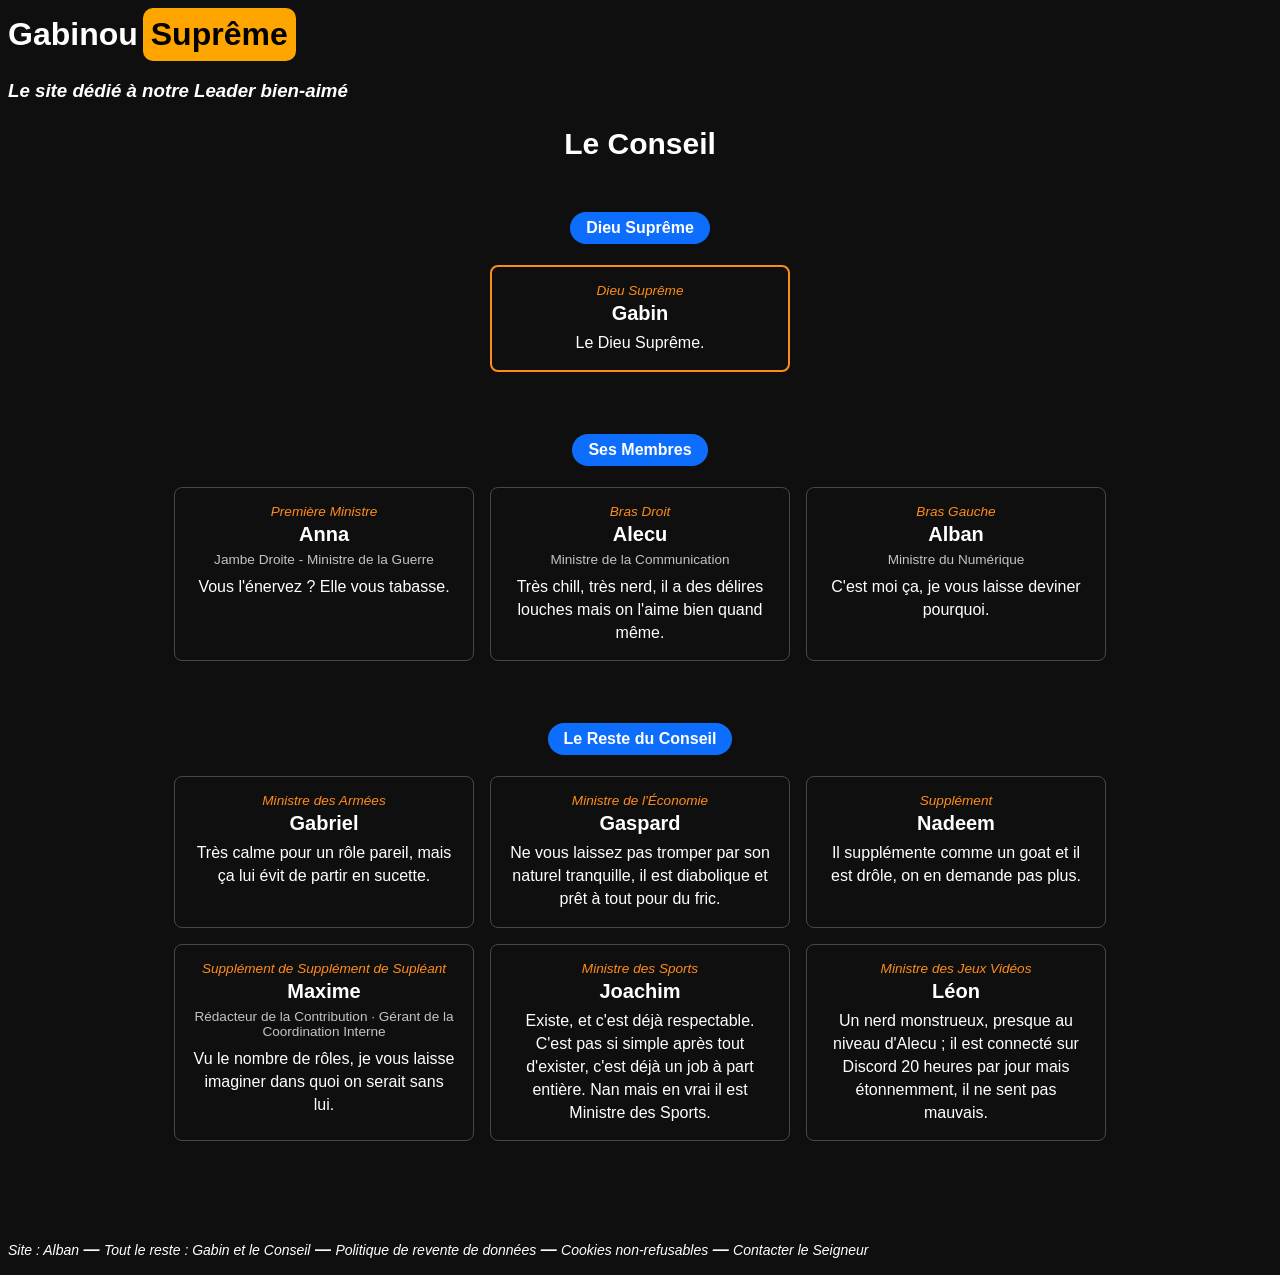
<file: council.html>
<!DOCTYPE html>
<html>
    <head>
        <meta name="robots" content="noindex, nofollow">
        <title>Gabin - Le Conseil</title>
        <link rel="stylesheet" href="general.css">
        <link rel="stylesheet" href="council.css">
    </head>
    <body>
        <a href="index.html" class="unherit_a">
            <div id="home_link">
                <h1><span id="white">Gabinou</span> <span id="orange">Suprême</span></h1>
                <h3><i>Le site dédié à notre Leader bien-aimé</i></h3>
            </div>
        </a>

        <h2>Le Conseil</h2>

        <div id="council">

            <!-- Gabin -->
            <section class="rank">
                <h4 class="pill-badge">Dieu Suprême</h4>
                <div class="cards">
                    <a href="test.com" class="card card_leader">
                        <article>
                            <p class="role">Dieu Suprême</p>
                            <h5>Gabin</h5>
                            <p class="desc">Le Dieu Suprême.</p>
                        </article>
                    </a>
                </div>
            </section>

            <!-- Membres -->
            <section class="rank">
                <h4 class="pill-badge">Ses Membres</h4>
                <div class="cards">
                    <article class="card">
                        <p class="role">Première Ministre</p>
                        <h5>Anna</h5>
                        <p class="tags">Jambe Droite - Ministre de la Guerre</p>
                        <p class="desc">Vous l'énervez ? Elle vous tabasse.</p>
                    </article>

                    <article class="card">
                        <p class="role">Bras Droit</p>
                        <h5>Alecu</h5>
                        <p class="tags">Ministre de la Communication</p>
                        <p class="desc">Très chill, très nerd, il a des délires louches mais on l'aime bien quand même.</p>
                    </article>

                    <article class="card">
                        <p class="role">Bras Gauche</p>
                        <h5>Alban</h5>
                        <p class="tags">Ministre du Numérique</p>
                        <p class="desc">C'est moi ça, je vous laisse deviner pourquoi.</p>
                    </article>
                </div>
            </section>

            <!-- Reste -->
            <section class="rank">
                <h4 class="pill-badge">Le Reste du Conseil</h4>
                <div class="cards">
                    <article class="card">
                        <p class="role">Ministre des Armées</p>
                        <h5>Gabriel</h5>
                        <p class="desc">Très calme pour un rôle pareil, mais ça lui évit de partir en sucette.</p>
                    </article>

                    <article class="card">
                        <p class="role">Ministre de l'Économie</p>
                        <h5>Gaspard</h5>
                        <p class="desc">Ne vous laissez pas tromper par son naturel tranquille, il est diabolique et prêt à tout pour du fric.</p>
                    </article>

                    <article class="card">
                        <p class="role">Supplément</p>
                        <h5>Nadeem</h5>
                        <p class="desc">Il supplémente comme un goat et il est drôle, on en demande pas plus.</p>
                    </article>

                    <article class="card">
                        <p class="role">Supplément de Supplément de Supléant</p>
                        <h5>Maxime</h5>
                        <p class="tags">Rédacteur de la Contribution · Gérant de la Coordination Interne</p>
                        <p class="desc">Vu le nombre de rôles, je vous laisse imaginer dans quoi on serait sans lui.</p>
                    </article>

                    <article class="card">
                        <p class="role">Ministre des Sports</p>
                        <h5>Joachim</h5>
                        <p class="desc">Existe, et c'est déjà respectable. C'est pas si simple après tout d'exister, c'est déjà un job à part entière. Nan mais en vrai il est Ministre des Sports.</p>
                    </article>

                    <article class="card">
                        <p class="role">Ministre des Jeux Vidéos</p>
                        <h5>Léon</h5>
                        <p class="desc">Un nerd monstrueux, presque au niveau d'Alecu ; il est connecté sur Discord 20 heures par jour mais étonnemment, il ne sent pas mauvais.</p>
                    </article>
                </div>
            </section>

        </div>

        <footer>
            <div id="notes">
                <p><i><span>Site : Alban</span> — <span>Tout le reste : Gabin et le Conseil</span> — <span>Politique de revente de données</span> — <span>Cookies non-refusables</span> — <span>Contacter le Seigneur</span></i></p>
            </div>
        </footer>

        <script src="general.js"></script>
    </body>
</html>
</file>
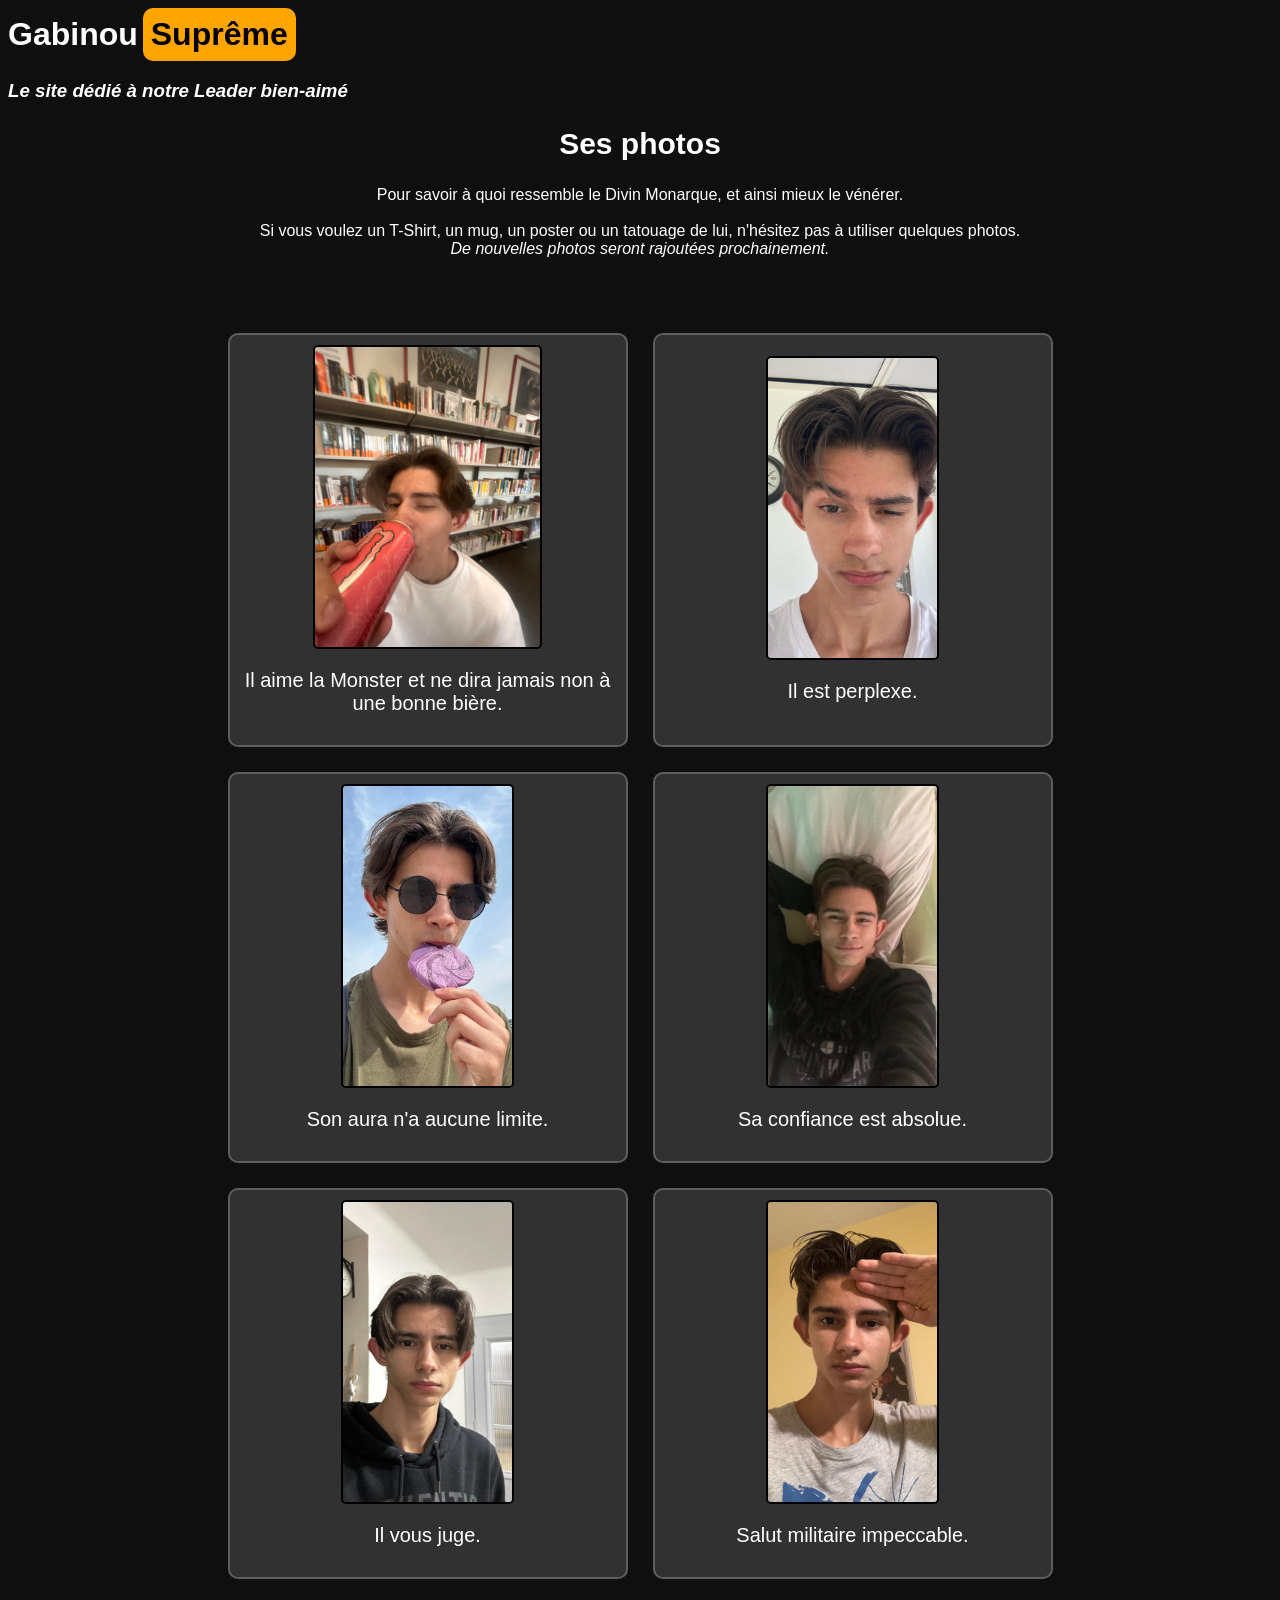
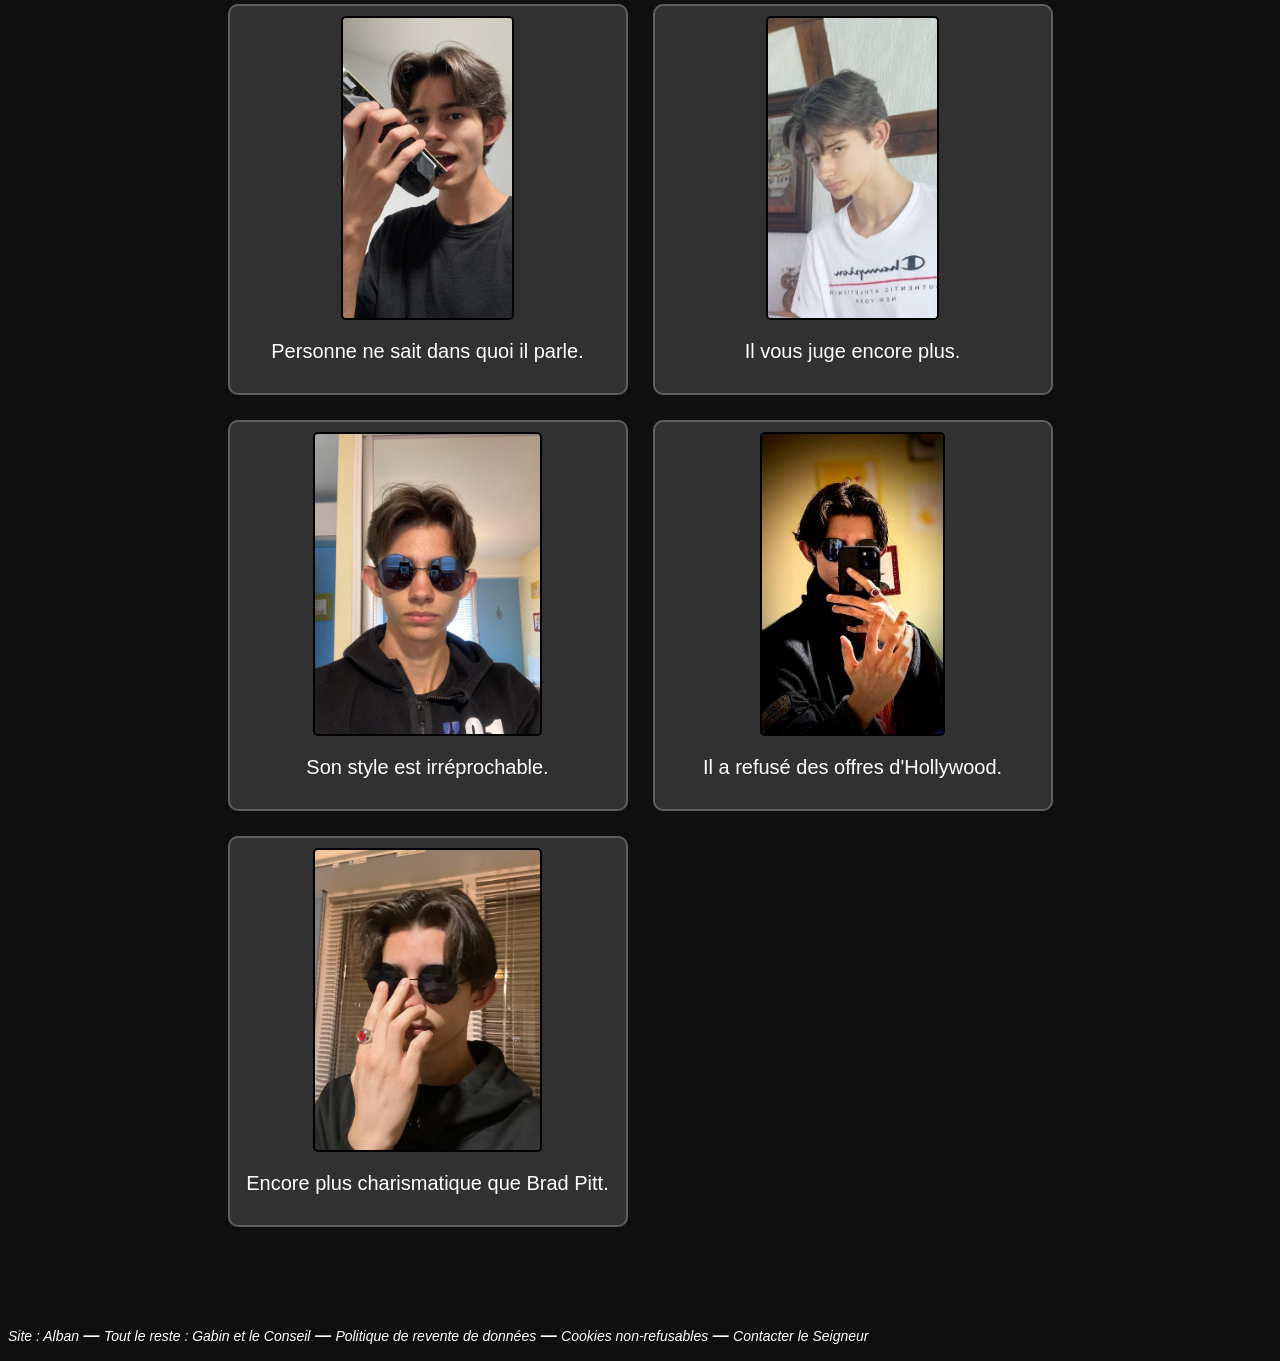
<file: pictures.html>
<!DOCTYPE html>
<html>
    <head>
        <title>Gabin - Ses Photos</title>
        <link rel="stylesheet" href="general.css">
        <link rel="stylesheet" href="pictures.css">
    </head>
    <body>
        <a href="index.html" class="unherit_a">
            <div id="home_link">
                <h1><span id="white">Gabinou</span> <span id="orange">Suprême</span></h1>
                <h3><i>Le site dédié à notre Leader bien-aimé</i></h3>
            </div>
        </a>

        <h2>Ses photos</h2>
        <p style="text-align: center;">Pour savoir à quoi ressemble le Divin Monarque, et ainsi mieux le vénérer.<br><br> Si vous voulez un T-Shirt, un mug, un poster ou un tatouage de lui, n'hésitez pas à utiliser quelques photos.<br><i> De nouvelles photos seront rajoutées prochainement.</i></p>

        <div id="grid">
            <div class="item">
                <img src="Photo1.jpeg">
                <p>Il aime la Monster et ne dira jamais non à une bonne bière.</p>
            </div>
            <div class="item">
                <img src="Photo2.jpeg">
                <p>Il est perplexe.</p>
            </div>
            <div class="item">
                <img src="Photo3.jpeg">
                <p>Son aura n'a aucune limite.</p>
            </div>
            <div class="item">
                <img src="Photo4.jpeg">
                <p>Sa confiance est absolue.</p>
            </div>
            <div class="item">
                <img src="Photo5.jpeg">
                <p>Il vous juge.</p>
            </div>
            <div class="item">
                <img src="Photo6.jpeg">
                <p>Salut militaire impeccable.</p>
            </div>
            <div class="item">
                <img src="Photo7.jpeg">
                <p>Personne ne sait dans quoi il parle.</p>
            </div>
            <div class="item">
                <img src="Photo8.jpeg">
                <p>Il vous juge encore plus.</p>
            </div>
            <div class="item">
                <img src="Photo9.jpeg">
                <p>Son style est irréprochable.</p>
            </div>
            <div class="item">
                <img src="Photo10.jpeg">
                <p>Il a refusé des offres d'Hollywood.</p>
            </div>
            <div class="item">
                <img src="Photo11.jpeg">
                <p>Encore plus charismatique que Brad Pitt.</p>
            </div>
        </div>

        <footer>
            <div id="notes">
                <p><i><span>Site : Alban</span> — <span>Tout le reste : Gabin et le Conseil</span> — <span>Politique de revente de données</span> — <span>Cookies non-refusables</span> — <span>Contacter le Seigneur</span></i></p>
            </div>
        </footer>


        <script src="general.js"></script>
    </body>
</html>
</file>
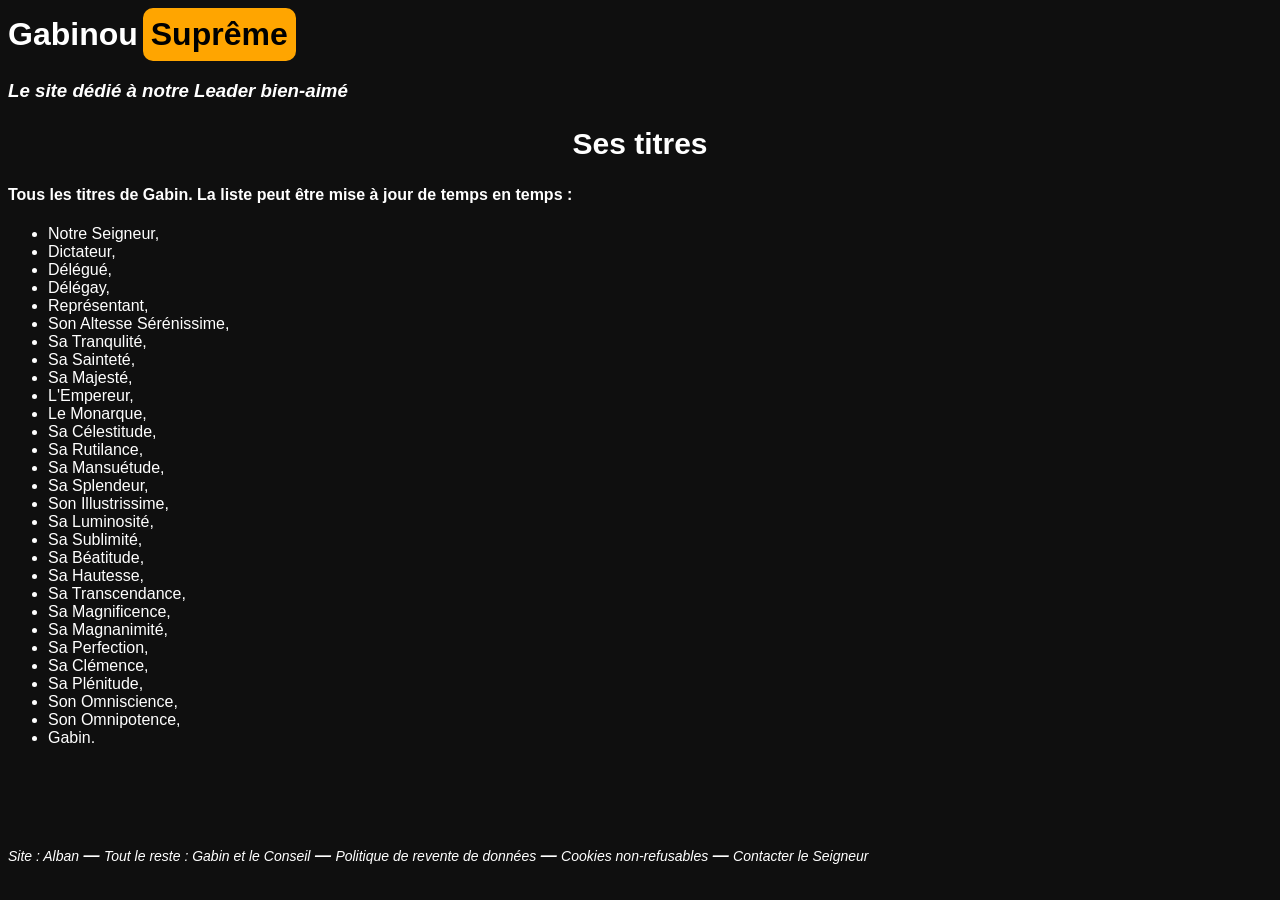
<file: titles.html>
<!DOCTYPE html>
<html>
    <head>
        <meta name="robots" content="noindex, nofollow">
        <title>Gabin - Ses Titres</title>
        <link rel="stylesheet" href="general.css">
    </head>
    <body>
        <style>
            li {
                transition: 0.15s;
            }
            li:hover {
                transform: scale(1.005);
            }
        </style>

        <a href="index.html" class="unherit_a">
            <div id="home_link">
                <h1><span id="white">Gabinou</span> <span id="orange">Suprême</span></h1>
                <h3><i>Le site dédié à notre Leader bien-aimé</i></h3>
            </div>
        </a>

        <h2>Ses titres</h2>

        <h4>Tous les titres de Gabin. La liste peut être mise à jour de temps en temps :</h4>
        <ul>
            <li>Notre Seigneur,</li>
            <li>Dictateur,</li>
            <li>Délégué,</li>
            <li>Délégay,</li>
            <li>Représentant,</li>
            <li>Son Altesse Sérénissime,</li>
            <li>Sa Tranqulité,</li>
            <li>Sa Sainteté,</li>
            <li>Sa Majesté,</li>
            <li>L'Empereur,</li>
            <li>Le Monarque,</li>
            <li>Sa Célestitude,</li>
            <li>Sa Rutilance,</li>
            <li>Sa Mansuétude,</li>
            <li>Sa Splendeur,</li>
            <li>Son Illustrissime,</li>
            <li>Sa Luminosité,</li>
            <li>Sa Sublimité,</li>
            <li>Sa Béatitude,</li>
            <li>Sa Hautesse,</li>
            <li>Sa Transcendance,</li>
            <li>Sa Magnificence,</li>
            <li>Sa Magnanimité,</li>
            <li>Sa Perfection,</li>
            <li>Sa Clémence,</li>
            <li>Sa Plénitude,</li>
            <li>Son Omniscience,</li>
            <li>Son Omnipotence,</li>
            <li>Gabin.</li>
        </ul>

        <footer>
            <div id="notes">
                <p><i><span>Site : Alban</span> — <span>Tout le reste : Gabin et le Conseil</span> — <span>Politique de revente de données</span> — <span>Cookies non-refusables</span> — <span>Contacter le Seigneur</span></i></p>
            </div>
        </footer>

        <script src="general.js"></script>
    </body>
</html>
</file>
<file: general.css>
body {
    background-color: #0f0f0f;
    color: white;
    font-family: Arial, Helvetica, sans-serif;
}


h1 {
    display: flex;
    align-items: center;
    text-align: center;
    margin: 0px;
}
h1 #white {
    color: white;
    margin-right: 5px;
}
#orange {
    color: black;
    background-color: orange;
    padding: 8px;
    border-radius: 10px;

    position: relative;
    overflow: hidden;
    display: inline-block;
}
#orange::after {
    content: "";
    position: absolute;
    top: 0;
    left: -100%;
    width: 50%;
    height: 100%;

    background: linear-gradient(
        90deg,
        transparent,
        rgba(255, 255, 255, 0.6),
        transparent
    );

    transform: skewX(-20deg);
}
#orange.wave::after {
    animation: wave 0.7s ease;
}
@keyframes wave { 
    from {
        left: -100%;
    }
    to {
        left: 150%;
    }
}

h2 {
    text-align: center;
    font-size: 30px;
}

#home_link {
    width: fit-content;
}
.unherit_a {
    color: inherit;
    text-decoration: none;
}

footer span {
    transition: font-size 0.15s;
    font-weight: 100;
    font-size: 14px;
}
footer span:hover {
    font-size: 14.5px;
    text-decoration: underline;
}
#notes {
    margin-top: 100px;
    font-weight: bold;
}
</file>
<file: council.css>
#council {
    max-width: 1000px;
    margin: 30px auto;
    padding: 0 20px;
    text-align: center;
}

a {
    text-decoration: none;
    color: inherit;
}

/* Sections */

.rank {
    margin-bottom: 40px;
}

.rank_title {
    margin: 0 0 18px;
    padding-bottom: 6px;
    font-size: 1.2em;
}

.pill-badge {
  display: inline-block;
  font-weight: 700;
  line-height: 1;
  text-align: center;
  white-space: nowrap;
  vertical-align: baseline;

  /*rounded-pill*/
  border-radius: 50rem;

  /*px-3 py-2*/
  padding: 0.5rem 1rem;

  /* fs-6*/
  font-size: 1rem;
  
  background-color: #0d6efd;
  color: #fff;
}


/* Cartes */

.cards {
    display: flex;
    flex-wrap: wrap;
    justify-content: center;
    gap: 16px;
}

.card {
    box-sizing: border-box;
    flex: 0 1 300px;
    padding: 16px 18px;
    text-align: center;
    border: 1px solid rgba(128, 128, 128, 0.5);
    border-radius: 8px;
    transition: transform 0.15s ease, border-color 0.15s ease;
}

.card:hover {
    transform: translateY(-3px);
    border-color: #ff8c1a;
}

.role {
    margin: 0 0 4px;
    font-size: 0.85em;
    font-style: italic;
    color: #ff8c1a;
}

.card h5 {
    margin: 0 0 6px;
    font-size: 1.25em;
}

.tags {
    margin: 0 0 8px;
    font-size: 0.85em;
    opacity: 0.75;
}

.desc {
    margin: 0;
    line-height: 1.45;
}

.card_leader {
    border: 2px solid #ff8c1a;
}

/* Mobile */

@media (max-width: 600px) {
    .card {
        flex-basis: 100%;
    }
}
</file>
<file: pictures.css>
#grid {
    display: grid;
    grid-template-columns: repeat(2, minmax(0, 400px));
    justify-content: center;
    gap: 25px;
    margin-top: 75px;
}

.item {
    width: auto;
    box-sizing: border-box;
    display: flex;
    flex-direction: column;
    align-items: center;
    justify-content: center;
    background-color: rgb(49, 49, 49);
    border: 2px solid #5f5d5d;
    border-radius: 10px;
    padding: 10px;
    transition: transform 0.15s, background-color 0.15s;
}
.item:hover {
    transform: scale(1.015) translate(0, -15px);
    background-color: rgb(74, 73, 73);
    color: #e3e1e1;
    border: solid 3px orange;
}
.item img {
    width: auto;
    height: 300px;
    border: solid 2px black;
    border-radius: 5px;
    transition: transform 0.15s;
}
.item:hover img {
    transform: scale(1.04);
    border: solid 3px black;
}
.item p {
    text-align: center;
    font-size: 20px;
}
</file>
